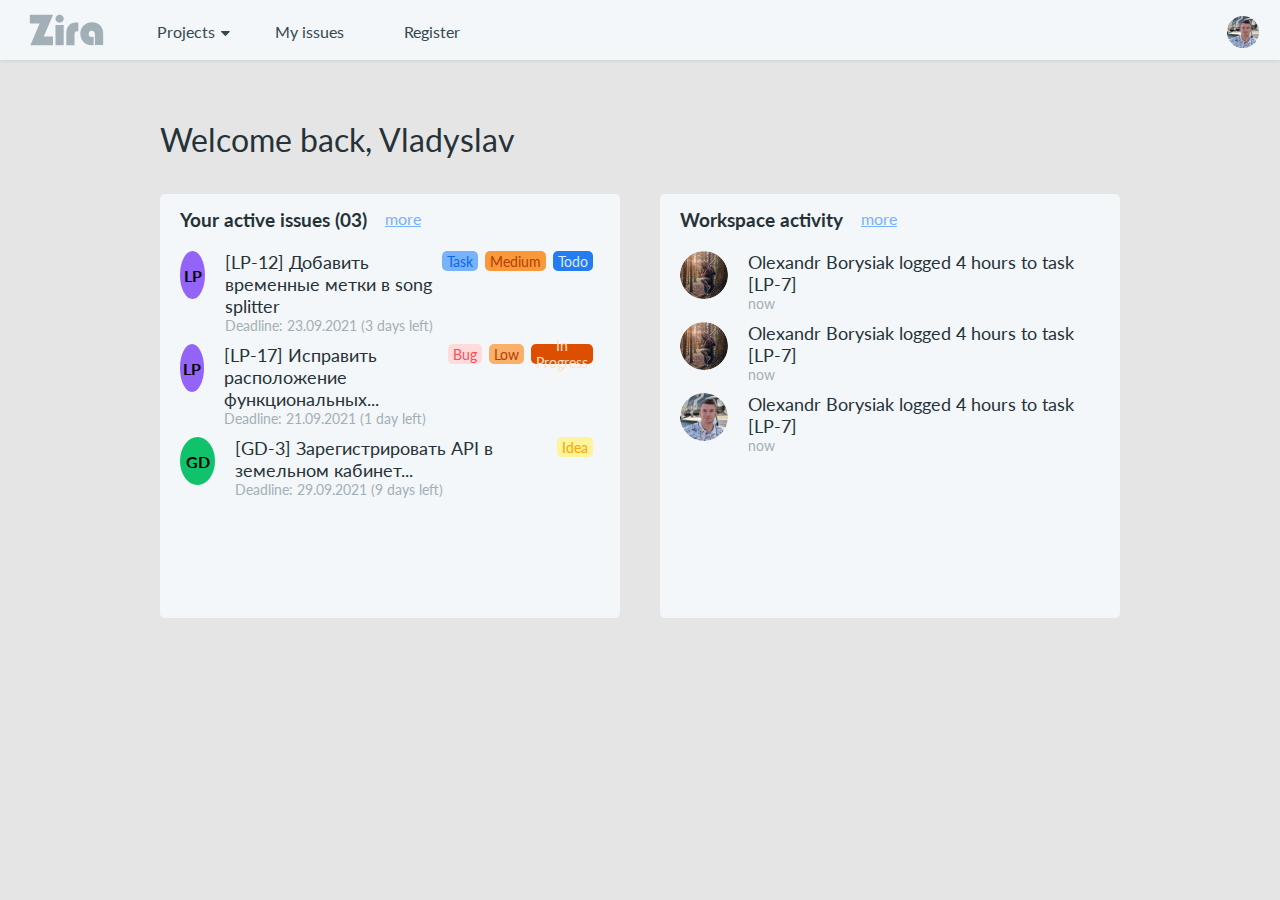
<file: index.html>
<!DOCTYPE html>
<html lang="en">
<head>
    <meta charset="UTF-8">
    <meta http-equiv="X-UA-Compatible" content="IE=edge">
    <meta name="viewport" content="width=device-width, initial-scale=1.0">
    <title>Zira</title>
    <link rel="stylesheet" href="./styles/main.css">
    <link href="https://fonts.googleapis.com/css2?family=Lato:wght@300;400;500;700&display=swap" rel="stylesheet">
</head>
<body>
    <header class="header">
        <nav class="header-navigation row">
            <div class="header-container row ">
                <a href="./index.html" class="header-logo logo">
                    <img class="header-logo-img" src="./img/logo.svg" alt="logo">
                </a>
                <ul class="header-menu row">
                    <li class="header-menu-item">
                        <a class="header-menu-link" href="./projects.html">Projects</a>
                        <button class="header-arrow"></button>
                    </li>
                    <li class="header-menu-item">
                        <a class="header-menu-link" href="./myIssues.html">My issues</a>
                    </li>
                    <li class="header-menu-item">
                        <a class="header-menu-link" href="./register.html">Register</a>
                    </li>
                </ul>

            </div>
            <div class="header-container">
                <img class="header-profile" src="./img/avatar1.png" alt="profile" >
            </div>
        </nav>       
    </header>

    <main class="main">
        <section class="page-title">
            <div class="wrapper">
                <div class="page-title-row row">
                    <h1 class="page-title-text">
                        Welcome back, <span>Vladyslav</span> 
                    </h1>
                </div>                
            </div>
        </section>
        <section class="content">
            <div class="wrapper">
                <div class="content-row row">
                    <div class="content-box avtiveIssues">
                        <div class="content-box-header row">
                            <h3 class="content-box-title">
                                Your active issues <span>(03)</span>
                            </h3>
                            <a class="content-box-link" href="/">more</a>
                        </div>
                        <ul class="issues-list content-list">
                            <li class="issues-item row">
                                <div class="issues-item-logo content-circle" style="background-color: #9463F7;">
                                    LP
                                </div>
                                <div class="issues-item-txtBox column">
                                    <h5 class="issues-item-title content-item-title">
                                        [LP-12] Добавить временные метки в song splitter 
                                    </h5>
                                    <p class="issues-item-deadline content-item-descr">
                                        Deadline: 23.09.2021 (3 days left)
                                    </p>

                                </div>
                                <ul class="issues-markers row">
                                    <li class="issues-markers-item  marker-type-task">
                                        Task
                                    </li>
                                    <li class="issues-markers-item  marker-priority-medium">
                                        Medium
                                    </li>
                                    <li class="issues-markers-item  marker-status-todo">
                                        Todo
                                    </li>
                                </ul>

                            </li>
                            <li class="issues-item row">
                                <div class="issues-item-logo content-circle" style="background-color: #9463F7;">
                                    LP
                                </div>
                                <div class="issues-item-txtBox column">
                                    <h5 class="issues-item-title content-item-title">
                                        [LP-17] Исправить расположение функциональных...  
                                    </h5>
                                    <p class="issues-item-deadline content-item-descr">
                                        Deadline: 21.09.2021 (1 day left)
                                    </p>

                                </div>
                                <ul class="issues-markers row">
                                    <li class="issues-markers-item marker-type-bug">
                                        Bug
                                    </li>
                                    <li class="issues-markers-item marker-priority-low">
                                        Low
                                    </li>
                                    <li class="issues-markers-item  marker-status-inProgress">
                                        In Progress
                                    </li>
                                </ul>

                            </li>
                            <li class="issues-item row">
                                <div class="issues-item-logo content-circle" style="background-color: #11C26D;">
                                    GD
                                </div>
                                <div class="issues-item-txtBox column">
                                    <h5 class="issues-item-title content-item-title">
                                        [GD-3] Зарегистрировать API в земельном кабинет...   
                                    </h5>
                                    <p class="issues-item-deadline content-item-descr">
                                        Deadline: 29.09.2021 (9 days left)
                                    </p>

                                </div>
                                <ul class="issues-markers row">                                   
                                    <li class="issues-markers-item  marker-type-idea">
                                        Idea
                                    </li>
                                </ul>

                            </li>
                        </ul>

                    </div>
                    <div class="content-box workActiv">
                        <div class="content-box-header row">
                            <h3 class="content-box-title">
                                Workspace activity
                            </h3>
                            <a class="content-box-link" href="/">more</a>
                        </div>
                        <ul class="activities-list content-list">
                            <li class="activities-item row">
                                <img class="activities-item-avatar content-circle" src="./img/avatar2.png" alt="avatar">
                                <div class="activities-item-txtBox column">
                                    <h5 class="activities-item-title content-item-title">
                                        Olexandr Borysiak logged 4 hours to task [LP-7] 
                                    </h5>
                                    <p class="activities-item-time content-item-descr">
                                        now
                                    </p>
                                </div>

                            </li>
                            <li class="activities-item row">
                                <img class="activities-item-avatar content-circle" src="./img/avatar2.png" alt="avatar">
                                <div class="activities-item-txtBox column">
                                    <h5 class="activities-item-title content-item-title">
                                        Olexandr Borysiak logged 4 hours to task [LP-7] 
                                    </h5>
                                    <p class="activities-item-time content-item-descr">
                                        now
                                    </p>
                                </div>

                            </li>
                            <li class="activities-item row">
                                <img class="activities-item-avatar content-circle" src="./img/avatar1.png" alt="avatar">
                                <div class="activities-item-txtBox column">
                                    <h5 class="activities-item-title content-item-title">
                                        Olexandr Borysiak logged 4 hours to task [LP-7] 
                                    </h5>
                                    <p class="activities-item-time content-item-descr">
                                        now
                                    </p>
                                </div>

                            </li>
                        </ul>
                    </div>

                </div>
            </div>
        </section>
        
        

    </main>
    
</body>
</html>
</file>
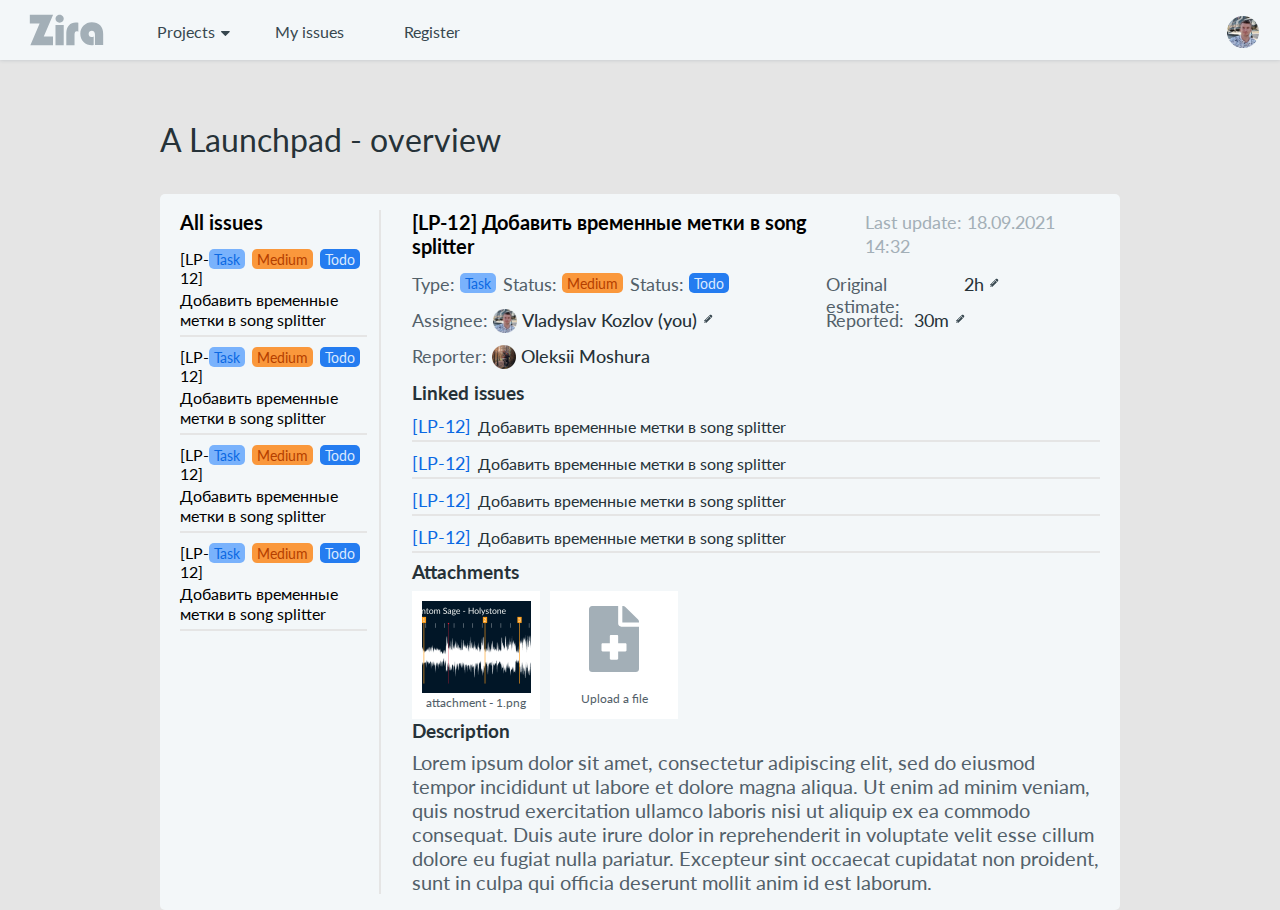
<file: myIssues.html>
<!DOCTYPE html>
<html lang="en">
<head>
    <meta charset="UTF-8">
    <meta http-equiv="X-UA-Compatible" content="IE=edge">
    <meta name="viewport" content="width=device-width, initial-scale=1.0">
    <title>My issues</title>
    <link rel="stylesheet" href="./styles/main.css">
    <link href="https://fonts.googleapis.com/css2?family=Lato:wght@300;400;500;700&display=swap" rel="stylesheet">
</head>
<body>
    <header class="header">
        <nav class="header-navigation row">
            <div class="header-container row ">
                <a href="./index.html" class="header-logo logo">
                    <img class="header-logo-img" src="./img/logo.svg" alt="logo">
                </a>
                <ul class="header-menu row">
                    <li class="header-menu-item">
                        <a class="header-menu-link" href="./projects.html">Projects</a>
                        <button class="header-arrow"></button>
                    </li>
                    <li class="header-menu-item">
                        <a class="header-menu-link" href="./myIssues.html">My issues</a>
                    </li>
                    <li class="header-menu-item">
                        <a class="header-menu-link" href="./register.html">Register</a>
                    </li>
                </ul>

            </div>
            <div class="header-container">
                <img class="header-profile" src="./img/avatar1.png" alt="profile" >
            </div>
        </nav>       
    </header>
    
    <main class="main">
        <section class="page-title">
            <div class="wrapper">
                <div class="page-title-row row">
                    <h1 class="page-title-text">
                        A Launchpad - overview 
                    </h1>
                </div>
                
            </div>
        </section>
        <section class="content">
            <div class="wrapper">
                <div class="content-projects row">
                    <div class="content-issues content-allIssues column">
                        <h2 class="content-issues-title">
                            All issues
                        </h2>
                        <ul class="content-issues-list">
                            <li class="content-issues-item">
                                <div class="content-issues-header row">
                                    <p class="content-issues-key">
                                        [LP-12]
                                    </p>
                                    <ul class="issues-markers row">
                                        <li class="issues-markers-item  marker-type-task">
                                            Task
                                        </li>
                                        <li class="issues-markers-item  marker-priority-medium">
                                            Medium
                                        </li>
                                        <li class="issues-markers-item  marker-status-todo">
                                            Todo
                                        </li>
                                    </ul>

                                </div>
                                <p class="content-issues-txt">
                                    Добавить временные метки в song splitter
                                </p>
                            </li>
                            <li class="content-issues-item">
                                <div class="content-issues-header row">
                                    <p class="content-issues-key">
                                        [LP-12]
                                    </p>
                                    <ul class="issues-markers row">
                                        <li class="issues-markers-item  marker-type-task">
                                            Task
                                        </li>
                                        <li class="issues-markers-item  marker-priority-medium">
                                            Medium
                                        </li>
                                        <li class="issues-markers-item  marker-status-todo">
                                            Todo
                                        </li>
                                    </ul>

                                </div>
                                <p class="content-issues-txt">
                                    Добавить временные метки в song splitter
                                </p>
                            </li>
                            <li class="content-issues-item">
                                <div class="content-issues-header row">
                                    <p class="content-issues-key">
                                        [LP-12]
                                    </p>
                                    <ul class="issues-markers row">
                                        <li class="issues-markers-item  marker-type-task">
                                            Task
                                        </li>
                                        <li class="issues-markers-item  marker-priority-medium">
                                            Medium
                                        </li>
                                        <li class="issues-markers-item  marker-status-todo">
                                            Todo
                                        </li>
                                    </ul>

                                </div>
                                <p class="content-issues-txt">
                                    Добавить временные метки в song splitter
                                </p>
                            </li>
                            <li class="content-issues-item">
                                <div class="content-issues-header row">
                                    <p class="content-issues-key">
                                        [LP-12]
                                    </p>
                                    <ul class="issues-markers row">
                                        <li class="issues-markers-item  marker-type-task">
                                            Task           
                                        </li>
                                        <li class="issues-markers-item  marker-priority-medium">
                                            Medium
                                        </li>
                                        <li class="issues-markers-item  marker-status-todo">
                                            Todo
                                        </li>
                                    </ul>

                                </div>
                                <p class="content-issues-txt">
                                    Добавить временные метки в song splitter
                                </p>
                            </li>
                        </ul>
                    </div>
                    <div class="content-issues content-innerIssue column">
                        <div class="content-header row">
                            <h2 class="content-issues-title">
                                [LP-12] Добавить временные метки в song splitter
                            </h2>
                            <p class="content-issues-update">
                                Last update: <span>18.09.2021 14:32</span> 
                            </p>
                        </div>

                        <div class="content-issues-infoBlock row">
                            <div class="issues-infoblock-box columm">
                                <ul class="issues-markers row">
                                    <li class="row">
                                        <p class="issues-infoblock-txt">
                                            Type:
                                        </p>
                                        <p class="issues-markers-item  marker-type-task">
                                            Task
                                        </p>
                                    </li>
                                    
                                    <li  class="row">
                                        <p class="issues-infoblock-txt">
                                            Status:
                                        </p>
                                        <p class="issues-markers-item  marker-priority-medium">
                                            Medium
                                        </p>
                                    </li>
                                    
                                    <li  class="row">
                                        <p class="issues-infoblock-txt">
                                            Status:
                                        </p>
                                        <p class="issues-markers-item  marker-status-todo">
                                            Todo
                                        </p>
                                    </li>
                                    
                                </ul>
                                <div class="issues-infoblock-assignee row">
                                    <p class="issues-infoblock-txt">
                                        Assignee:
                                    </p>
                                    <img class="issues-infoblock-avatar" src="./img/avatar1.png" alt="avatar">
                                    <p class="issues-infoblock-name">
                                        Vladyslav Kozlov <span>(you)</span>
                                    </p>
                                    <button class="issues-infoblock-edit"></button>
                                </div>
                                <div class="issues-infoblock-assignee row">
                                    <p class="issues-infoblock-txt">
                                        Reporter:
                                    </p>
                                    <img class="issues-infoblock-avatar" src="./img/avatar2.png" alt="avatar">
                                    <p class="issues-infoblock-name">
                                        Oleksii Moshura <span></span>
                                    </p>
                                </div>

                            </div>
                            <div class="issues-infoblock-box columm">
                                <div class="issues-infoblock-estimate row">
                                    Original estimate: <span>2h</span> <button class="issues-infoblock-edit"></button>
                                </div>
                                <p class="issues-infoblock-reported row">
                                    Reported: <span>30m</span> <button class="issues-infoblock-edit"></button>
                                </p>
                            </div>

                        </div>

                        <h3 class="content-innerIssue-title">
                            Linked issues
                        </h3>

                        <ul class="content-linked-list colum">
                            <li class="content-linked-item row">
                                <a class="content-linked-item-link" href="/">
                                    <span>[LP-12]</span> Добавить временные метки в song splitter
                                </a>
                                
                            </li>
                            <li class="content-linked-item row">
                                <a class="content-linked-item-link" href="/">
                                    <span>[LP-12]</span> Добавить временные метки в song splitter
                                </a>
                                
                            </li><li class="content-linked-item row">
                                <a class="content-linked-item-link" href="/">
                                    <span>[LP-12]</span> Добавить временные метки в song splitter
                                </a>
                                
                            </li><li class="content-linked-item row">
                                <a class="content-linked-item-link" href="/">
                                    <span>[LP-12]</span> Добавить временные метки в song splitter
                                </a>
                                
                            </li>
                        </ul>

                        <h3 class="content-innerIssue-title">
                            Attachments
                        </h3>

                        <ul class="content-attachment-list row">
                            <li class="content-attachment-item column">
                                <img class="content-attachment-preview" src="./img/attachment.png" alt="attachment" >
                                <p class="content-attachment-filename">attachment - 1.png</p>
                            </li>
                            <button class="content-attachment-item content-attachment-btn column">
                                <img class="content-attachment-preview" src="./img/addFile.svg" alt="attachment" >
                                <p class="content-attachment-filename">Upload a file</p>
                            </button>
                        </ul>

                        <h3 class="content-innerIssue-title">
                            Description
                        </h3>

                        <p class="content-innerIssue-description">
                            Lorem ipsum dolor sit amet, consectetur adipiscing elit, sed do eiusmod tempor incididunt ut labore et dolore magna aliqua. Ut enim ad minim veniam, quis nostrud exercitation ullamco laboris nisi ut aliquip ex ea commodo consequat. Duis aute irure dolor in reprehenderit in voluptate velit esse cillum dolore eu fugiat nulla pariatur. Excepteur sint occaecat cupidatat non proident, sunt in culpa qui officia deserunt mollit anim id est laborum.
                        </p>
                        
                    </div>
                </div>
            </div>
        </section>
        
        

    </main>
    
</body>
</html>
</file>
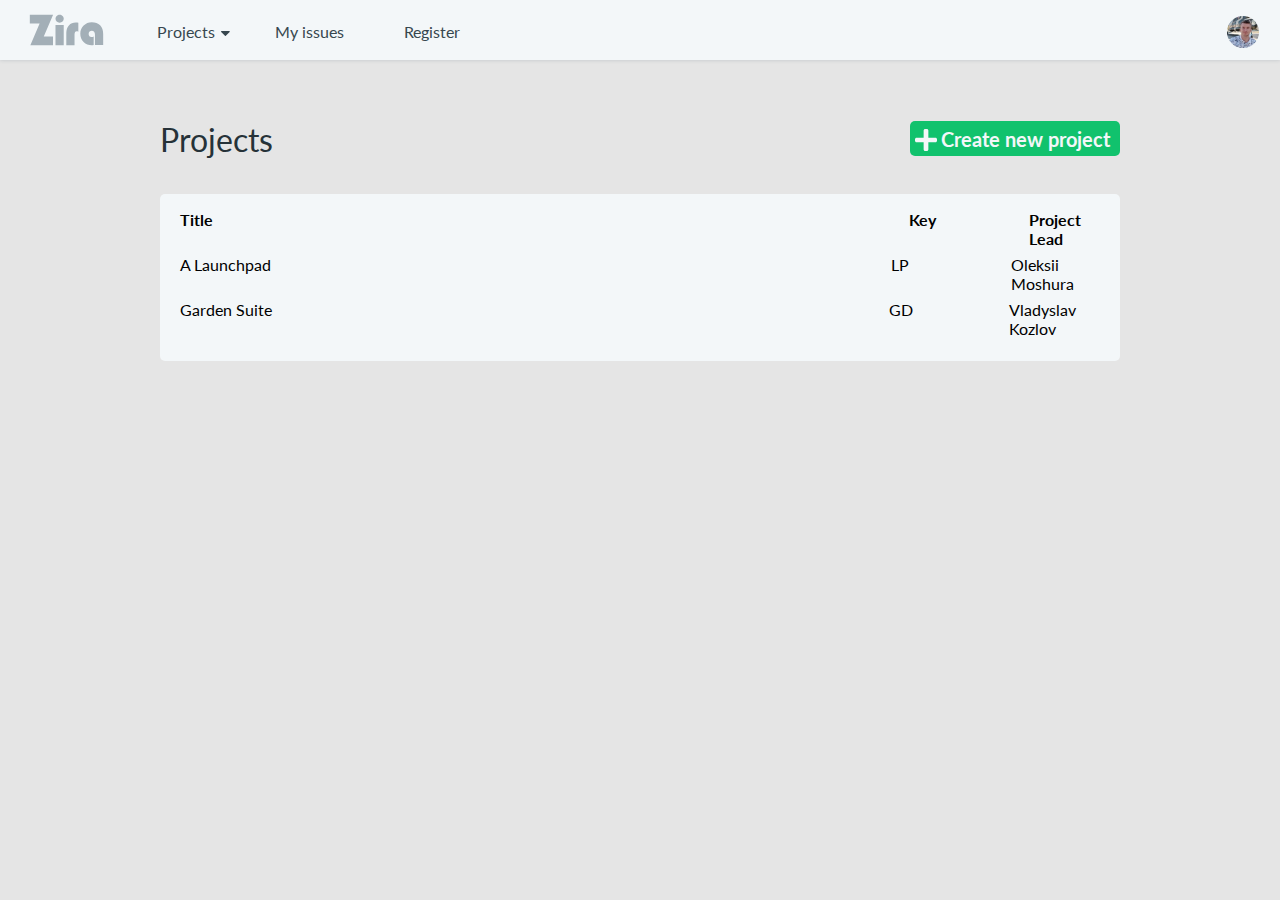
<file: projects.html>
<!DOCTYPE html>
<html lang="en">
<head>
    <meta charset="UTF-8">
    <meta http-equiv="X-UA-Compatible" content="IE=edge">
    <meta name="viewport" content="width=device-width, initial-scale=1.0">
    <title>Rrojects</title>
    <link rel="stylesheet" href="./styles/main.css">
    <link href="https://fonts.googleapis.com/css2?family=Lato:wght@300;400;500;700&display=swap" rel="stylesheet">
</head>
<body>
    <header class="header">
        <nav class="header-navigation row">
            <div class="header-container row ">
                <a href="./index.html" class="header-logo logo">
                    <img class="header-logo-img" src="./img/logo.svg" alt="logo">
                </a>
                <ul class="header-menu row">
                    <li class="header-menu-item">
                        <a class="header-menu-link" href="./projects.html">Projects</a>
                        <button class="header-arrow"></button>
                    </li>
                    <li class="header-menu-item">
                        <a class="header-menu-link" href="./myIssues.html">My issues</a>
                    </li>
                    <li class="header-menu-item">
                        <a class="header-menu-link" href="./register.html">Register</a>
                    </li>
                </ul>

            </div>
            <div class="header-container">
                <img class="header-profile" src="./img/avatar1.png" alt="profile" >
            </div>
        </nav>       
    </header>
    
    <main class="main">
        <section class="page-title">
            <div class="wrapper">
                <div class="page-title-row row">
                    <h1 class="page-title-text">
                        Projects 
                    </h1>
                    <button class="create-project-btn">Create new project</button>
                </div>
                
            </div>
        </section>
        <section class="content">
            <div class="wrapper">
                <div class="content-projects column">
                    <div class="content-projects-row row">
                        <div class="content-projects-title bold">Title</div>
                        <div class="content-projects-key bold">Key</div>
                        <div class="content-projects-lead bold">Project Lead</div>
                    </div>
                    <div class="content-projects-row row">
                        <div class="content-projects-title">A Launchpad</div>
                        <div class="content-projects-key">LP</div>
                        <div class="content-projects-lead">Oleksii Moshura</div>
                    </div>
                    <div class="content-projects-row row">
                        <div class="content-projects-title">Garden Suite</div>
                        <div class="content-projects-key">GD</div>
                        <div class="content-projects-lead">Vladyslav Kozlov</div>
                    </div>
                </div>
            </div>
        </section>
        
        

    </main>
    
</body>
</html>
</file>
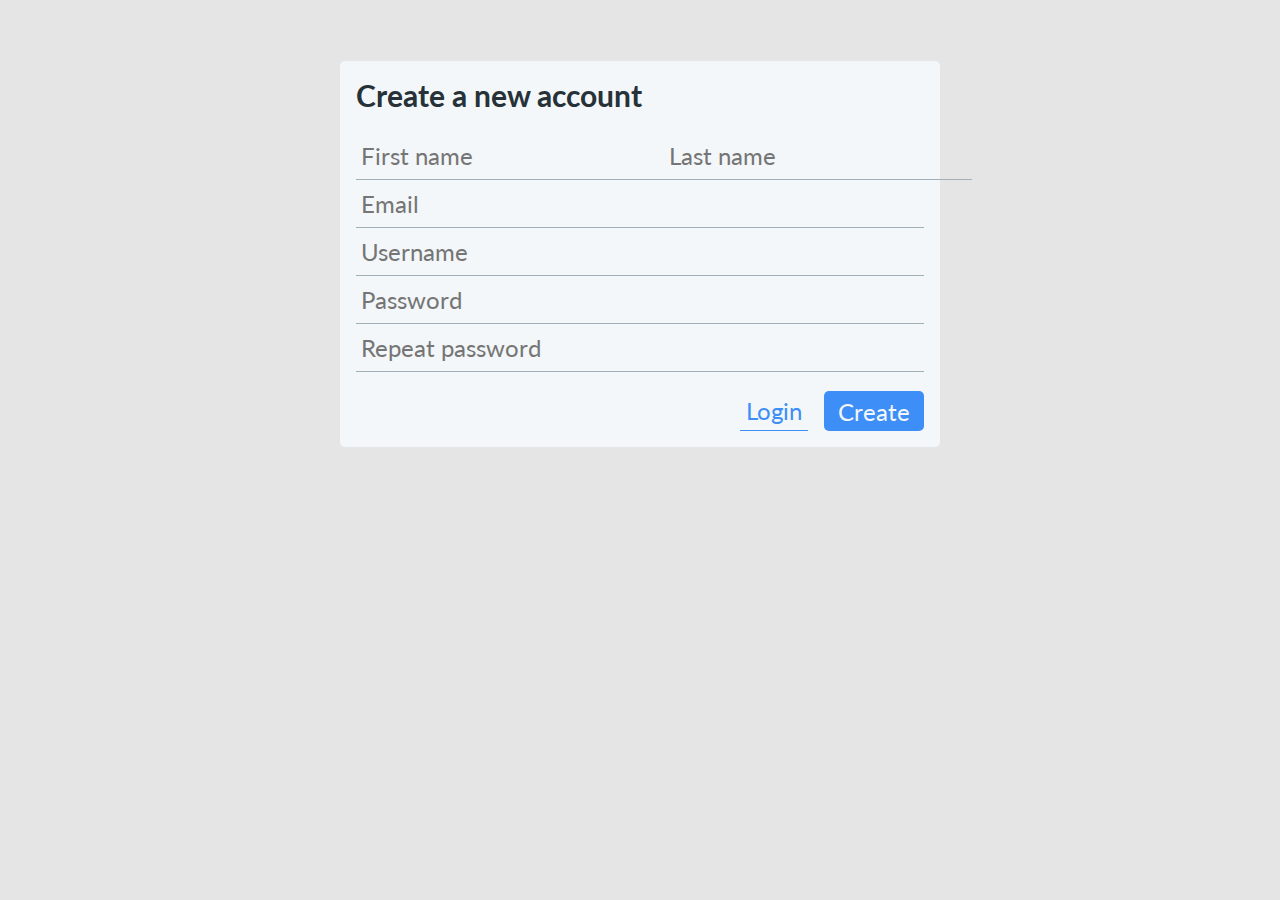
<file: register.html>
<!DOCTYPE html>
<html lang="en">
<head>
    <meta charset="UTF-8">
    <meta http-equiv="X-UA-Compatible" content="IE=edge">
    <meta name="viewport" content="width=device-width, initial-scale=1.0">
    <title>Register</title>
    <link rel="stylesheet" href="./styles/main.css">
    <link href="https://fonts.googleapis.com/css2?family=Lato:wght@300;400;500;700&display=swap" rel="stylesheet">
</head>
<body>       
    <main class="main">
        <section class="content">
            <div class="wrapper">
                <form class="form-register column">
                    <h1 class="register-title">
                        Create a new account
                    </h1>
                    <div class="register-box row between">
                        <input class="register-input" placeholder="First name">
                        <input class="register-input" placeholder="Last name">
                    </div>
                    <input class="register-input" placeholder="Email">
                    <input class="register-input" placeholder="Username">
                    <input class="register-input" placeholder="Password">
                    <input class="register-input" placeholder="Repeat password">
                    <div class="register-box row end">
                        <button class="register-login">Login</button>
                        <button type="submit" class="register-create">Create</button>
                    </div>

                </form>
            </div>
        </section>
        
        

    </main>
    
</body>
</html>
</file>
<file: styles/main.css>
.issues-markers-item {
  border-radius: 5px;
  padding: 5px;
  text-align: center;
  font-size: 14px;
  font-weight: 400;
  display: -webkit-box;
  display: -ms-flexbox;
  display: flex;
  -webkit-box-align: center;
      -ms-flex-align: center;
          align-items: center;
  height: 20px;
  margin-right: 7px;
}

.marker-status-todo {
  color: #D9E9FF;
  background-color: #247CF0;
}

.marker-status-inProgress {
  color: #FFE1C4;
  background-color: #DE4E00;
}

.marker-status-inReview {
  color: #C2F5FF;
  background-color: #0099B8;
}

.marker-status-done {
  color: #C2FADC;
  background-color: #05A85C;
}

.marker-status-blocked {
  color: #FFDBDC;
  background-color: #E62020;
}

.marker-priority-lowest {
  color: #B53F00;
  background-color: #FFC894;
}

.marker-priority-low {
  color: #B53F00;
  background-color: #FAB06B;
}

.marker-priority-medium {
  color: #B53F00;
  background-color: #FA983C;
}

.marker-priority-high {
  color: #E62020;
  background-color: #FF8589;
}

.marker-priority-highest {
  color: #FF666B;
  background-color: #FFDBDC;
}

.marker-type-task {
  color: #0B69E3;
  background-color: #79B2FC;
}

.marker-type-bug {
  color: #FF4C52;
  background-color: #FFDBDC;
}

.marker-type-idea {
  color: #FAA700;
  background-color: #FFF39C;
}

.form-register {
  margin: auto;
  max-width: 600px;
  width: 100%;
  background-color: #F3F7F9;
  padding: 16px;
  border-radius: 5px;
}

.register-title {
  font-size: 18px;
  color: #263238;
  font-weight: 700;
  font-size: 30px;
}

.register-input {
  border: none;
  color: #A3AFB7;
  line-height: 29px;
  background-color: inherit;
  font-size: 24px;
  font-weight: 400;
  padding: 9px 5px;
  border-bottom: 1px solid #A3AFB7;
}

.register-box {
  margin-top: 19px;
}

.register-create {
  max-width: 100px;
  width: 100%;
  text-align: center;
  height: 40px;
  background-color: #3E8EF7;
  border-radius: 5px;
  font-size: 24px;
  line-height: 29px;
  color: #F3F7F9;
  cursor: pointer;
  border: none;
  margin-left: 16px;
}

.register-create {
  max-width: 100px;
  width: 100%;
  text-align: center;
  height: 40px;
  background-color: #3E8EF7;
  border-radius: 5px;
  font-size: 24px;
  line-height: 29px;
  color: #F3F7F9;
  cursor: pointer;
  border: none;
  margin-left: 16px;
}

.register-login {
  text-align: center;
  height: 40px;
  color: #3E8EF7;
  background-color: inherit;
  font-size: 24px;
  line-height: 29px;
  cursor: pointer;
  border: none;
  border-bottom: 1px solid #3E8EF7;
}

h1, h2, h3, h4, h5, h6, html, body {
  margin: 0;
  padding: 0;
}

h1 > a, h2 > a, h3 > a, h4 > a, h5 > a, h6 > a, html > a, body > a {
  text-decoration: none;
  color: inherit;
}

ul, p, li, a {
  margin: 0;
  padding: 0;
  list-style: none;
  text-decoration: none;
}

* {
  -webkit-box-sizing: border-box;
          box-sizing: border-box;
  font-family: 'Lato', sans-serif;
}

html {
  -webkit-box-sizing: border-box;
          box-sizing: border-box;
  scroll-behavior: smooth;
}

body {
  background-color: #E5E5E5;
}

.bold {
  font-weight: 700;
}

.wrapper {
  max-width: 1620px;
}

.row {
  display: -webkit-box;
  display: -ms-flexbox;
  display: flex;
  -webkit-box-orient: horizontal;
  -webkit-box-direction: normal;
      -ms-flex-direction: row;
          flex-direction: row;
}

.column {
  display: -webkit-box;
  display: -ms-flexbox;
  display: flex;
  -webkit-box-orient: vertical;
  -webkit-box-direction: normal;
      -ms-flex-direction: column;
          flex-direction: column;
}

.between {
  -webkit-box-pack: justify;
      -ms-flex-pack: justify;
          justify-content: space-between;
}

.end {
  -webkit-box-pack: end;
      -ms-flex-pack: end;
          justify-content: flex-end;
}

.header {
  background-color: #F3F7F9;
  height: 60px;
  -webkit-box-shadow: 0px 0px 4px 0px rgba(34, 60, 80, 0.2);
          box-shadow: 0px 0px 4px 0px rgba(34, 60, 80, 0.2);
}

.header-navigation {
  -webkit-box-pack: justify;
      -ms-flex-pack: justify;
          justify-content: space-between;
  -webkit-box-align: center;
      -ms-flex-align: center;
          align-items: center;
  padding: 7px 21px;
}

.header-menu {
  -webkit-box-align: center;
      -ms-flex-align: center;
          align-items: center;
  margin-left: 30px;
  -webkit-box-pack: justify;
      -ms-flex-pack: justify;
          justify-content: space-between;
}

.header-menu-item {
  margin-right: 30px;
  position: relative;
  padding-left: 15px;
  padding-right: 15px;
}

.header-menu-link {
  color: #37474F;
}

.header-menu-link:hover {
  -webkit-transition: all .3s;
  transition: all .3s;
  color: #0a1216f8;
}

.header-arrow {
  background-color: transparent;
  border: none;
  cursor: pointer;
  position: absolute;
}

.header-arrow::after {
  content: url(../img/arrow.svg);
}

.header-profile {
  display: -webkit-box;
  display: -ms-flexbox;
  display: flex;
  width: 32px;
  height: 32px;
}

.main {
  padding: 61px 160px 0 160px;
}

h1.page-title-text {
  color: #263238;
  font-weight: 400;
  line-height: 38px;
  font-size: 32px;
  margin-bottom: 35px;
}

.page-title-row {
  -webkit-box-pack: justify;
      -ms-flex-pack: justify;
          justify-content: space-between;
}

.create-project-btn {
  padding-left: 31px;
  padding-right: 10px;
  background-color: #11C26D;
  border-radius: 5px;
  border: none;
  height: 35px;
  color: #F3F7F9;
  font-weight: 700;
  font-size: 20px;
  position: relative;
  cursor: pointer;
}

.create-project-btn::before {
  content: url(../img/plus.svg);
  position: absolute;
  left: 5px;
  top: 8px;
}

.content-row {
  -webkit-box-pack: justify;
      -ms-flex-pack: justify;
          justify-content: space-between;
}

.content-box {
  max-width: 790px;
  width: 100%;
  background-color: #F3F7F9;
  border-radius: 5px;
  padding: 15px 20px;
  height: 424px;
}

.content-box:first-child {
  margin-right: 40px;
}

.content-box-title {
  color: #263238;
  font-weight: 700;
  margin-right: 18px;
}

.content-box-link {
  color: #79B2FC;
  text-decoration: underline;
  font-weight: 400;
  font-style: 20px;
}

.content-circle {
  border-radius: 50%;
  width: 48px;
  height: 48px;
  margin-right: 20px;
}

.content-list {
  margin-top: 20px;
}

.content-item-title {
  font-size: 18px;
  color: #263238;
  font-weight: 400;
}

.content-item-descr {
  color: #A3AFB7;
  line-height: 17px;
  font-size: 14px;
}

.content-projects {
  background-color: #F3F7F9;
  border-radius: 5px;
  padding: 16px 20px;
}

.issues-item {
  margin-bottom: 10px;
}

.issues-item-logo {
  display: -webkit-box;
  display: -ms-flexbox;
  display: flex;
  -webkit-box-pack: center;
      -ms-flex-pack: center;
          justify-content: center;
  -webkit-box-align: center;
      -ms-flex-align: center;
          align-items: center;
  font-weight: 700;
}

.issues-markers {
  margin-left: auto;
}

.activities-item {
  margin-bottom: 10px;
}

/**********************************
**************Project Page**********
**********************************/
.content-projects-row {
  -webkit-box-pack: start;
      -ms-flex-pack: start;
          justify-content: flex-start;
  width: 100%;
  margin-bottom: 7px;
}

.content-projects-title {
  max-width: 800px;
  width: 100%;
}

.content-projects-key {
  max-width: 120px;
  width: 100%;
}

/**********************************
**************My issues************
**********************************/
.content-allIssues {
  max-width: 440px;
  width: 100%;
  border-right: 2px solid #E5E5E5;
  padding-right: 12px;
}

.content-header {
  -webkit-box-pack: justify;
      -ms-flex-pack: justify;
          justify-content: space-between;
}

.content-issues-update {
  color: #A3AFB7;
  font-size: 18px;
  line-height: 24px;
}

.content-issues-title {
  font-weight: 700;
  font-size: 20px;
  line-height: 24px;
  margin-bottom: 15px;
}

.content-issues-txt {
  font-weight: 400;
  font-size: 16px;
  line-height: 20px;
  padding-bottom: 5px;
}

.content-issues-header {
  margin-bottom: 3px;
}

.content-issues-item {
  border-bottom: 2px solid #E5E5E5;
  margin-bottom: 10px;
}

.content-innerIssue {
  padding-left: 31px;
}

.content-innerIssue-description {
  color: #526069;
  font-size: 20px;
  line-height: 24px;
  font-weight: 400;
}

.content-innerIssue-title {
  font-weight: 700;
  line-height: 24px;
  color: #263238;
  margin-bottom: 7px;
}

.content-linked-item {
  font-weight: 400;
  line-height: 20px;
  margin-bottom: 7px;
  padding-bottom: 3px;
  padding-top: 3px;
  border-bottom: 2px solid #E5E5E5;
  max-width: 760px;
  width: 100%;
}

.content-linked-item-link {
  color: #263238;
}

.content-linked-item span {
  margin-right: 3px;
  color: #0B69E3;
  font-size: 18px;
  line-height: 22px;
}

.content-attachment-item {
  width: 128px;
  height: 128px;
  padding: 10px;
  background: #fff;
  margin-right: 10px;
}

.content-attachment-filename {
  color: #526069;
  font-size: 12px;
  line-height: 14px;
  text-align: center;
  padding: 3px 0;
}

.content-attachment-preview {
  width: 109px;
  height: 92px;
}

.content-attachment-btn {
  border: none;
  cursor: pointer;
  background: none;
  background: #fff;
  -webkit-box-align: center;
      -ms-flex-align: center;
          align-items: center;
  -webkit-box-pack: justify;
      -ms-flex-pack: justify;
          justify-content: space-between;
}

.content-attachment-btn img {
  margin-top: 5px;
  height: 66px;
  width: 50px;
}

.issues-infoblock-box {
  margin-right: 90px;
}

.issues-infoblock-edit {
  background-color: transparent;
  border: none;
  cursor: pointer;
  position: relative;
  width: 22px;
  height: 22px;
}

.issues-infoblock-edit::after {
  content: url(../img/edit.svg);
  position: absolute;
  -webkit-transform: translate(-50%, -60%);
          transform: translate(-50%, -60%);
}

.issues-infoblock-reported, .issues-infoblock-txt, .issues-infoblock-estimate {
  color: #526069;
  font-weight: 400;
  font-size: 18px;
  margin-bottom: 14px;
  margin-right: 5px;
  height: 22px;
}

.issues-infoblock-reported span, .issues-infoblock-txt span, .issues-infoblock-estimate span {
  margin-left: 10px;
  color: #263238;
}

.issues-infoblock-avatar {
  width: 24px;
  height: 24px;
  margin-right: 5px;
}

.issues-infoblock-name {
  color: #263238;
  font-size: 18px;
  line-height: 22px;
  font-weight: 500;
}
/*# sourceMappingURL=main.css.map */
</file>
